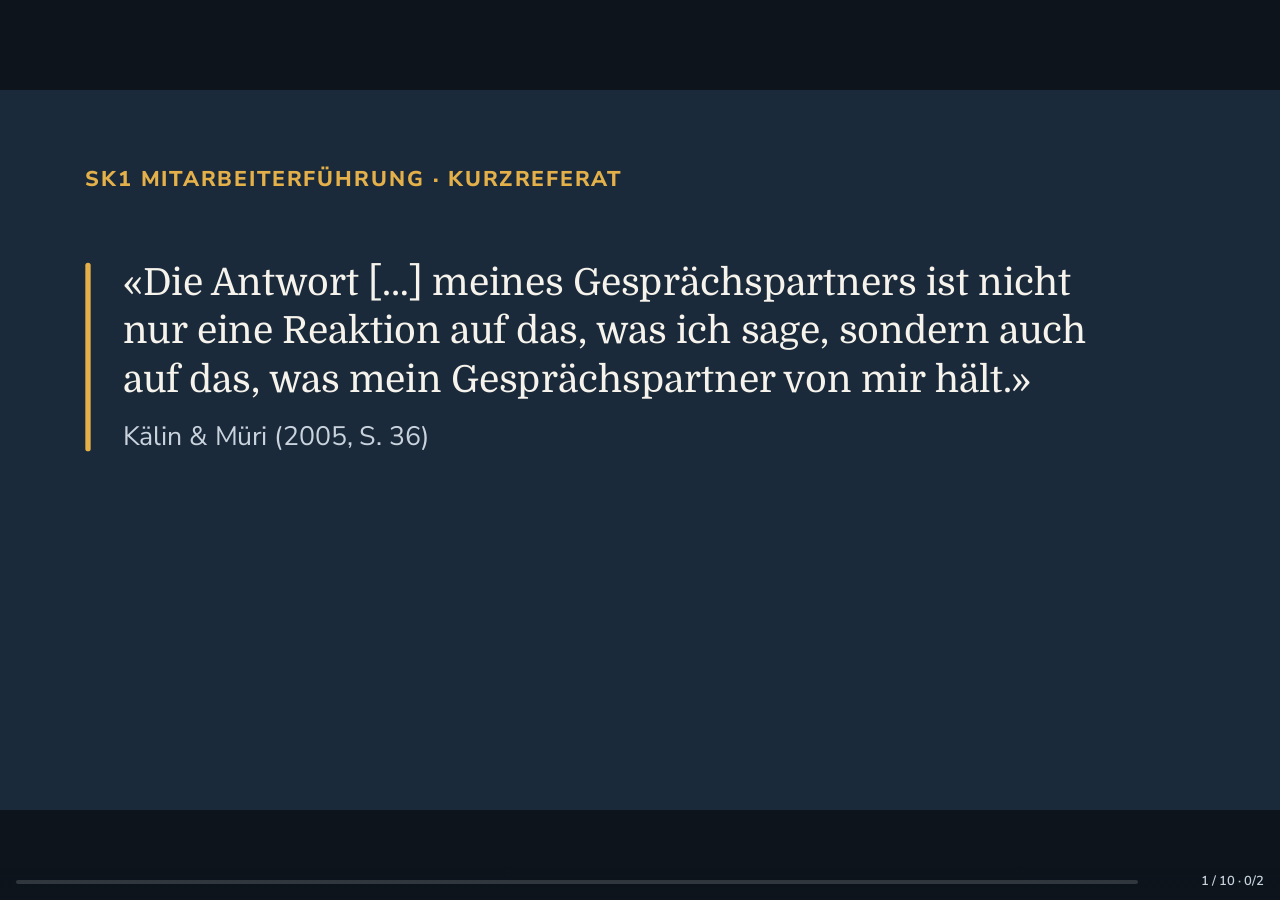
<file: index.html>
<!doctype html>
<html lang="de-CH">
<head>
<meta charset="utf-8">
<meta name="viewport" content="width=device-width, initial-scale=1">
<title>Transaktionsanalyse: Bewegungsdesign</title>
<meta name="description" content="Animiertes Kurzreferat Transaktionsanalyse (SK1 Mitarbeiterführung, PVA 3).">
<link rel="preconnect" href="https://fonts.googleapis.com">
<link rel="preconnect" href="https://fonts.gstatic.com" crossorigin>
<link rel="stylesheet" href="https://fonts.googleapis.com/css2?family=Domine:wght@400..700&amp;family=Nunito+Sans:ital,wght@0,400..800;1,400..800&amp;display=swap">
<link rel="stylesheet" href="assets/css/tokens.css">
<link rel="stylesheet" href="assets/css/deck.css">
<link rel="stylesheet" href="assets/css/motion.css">
<link rel="stylesheet" href="assets/css/slides.css">
</head>
<body>
<div class="viewport">
<main class="stage" id="stage" aria-roledescription="Präsentation">

<!-- ======================================================================
     1 · Titel. Primacy: erst das Zitat, dann das Thema
     ====================================================================== -->
<section class="slide theme-dark s-title" data-label="Transaktionsanalyse" data-time="0:00-0:30">
  <p class="eyebrow" data-anim="fade" data-cue="Zitat langsam vorlesen">SK1 Mitarbeiterführung · Kurzreferat</p>
  <figure class="quote">
    <span class="quote-bar" data-anim="line-y"></span>
    <blockquote data-anim="rise" data-delay="200">«Die Antwort […] meines Gesprächspartners ist nicht nur eine Reaktion auf das, was ich sage, <span data-step="1" data-anim="marker" data-cue="«Genau darum geht es heute.»">sondern auch auf das, was mein Gesprächspartner von mir hält.</span>»</blockquote>
    <figcaption data-anim="fade" data-delay="700">Kälin &amp; Müri (2005, S. 36)</figcaption>
  </figure>
  <div class="title-block" data-step="2" data-cue="«Mein Name ist Sandro Kempf …»">
    <h1 data-anim="rise">Transaktionsanalyse</h1>
    <p class="subtitle" data-anim="rise" data-i="1">Warum Gespräche <span class="kipp" data-fx="tip" data-fx-delay="900">kippen</span> und wie man sie zurückholt</p>
  </div>
  <p class="byline" data-step="2" data-anim="fade" data-i="3">Sandro Kempf · PVA 3 · 26. Oktober 2026</p>
  <aside class="notes">
    <p>[0:00–0:30] PRIMACY: Keine Begrüssungsfloskel. Kamera an, Blick in die Kamera, das Zitat langsam vorlesen. Zwei Sekunden Pause.</p>
    <p>«Kälin und Müri schreiben: Die Antwort meines Gegenübers ist nicht nur eine Reaktion auf das, was ich sage, sondern auch auf das, was er von mir hält. <b>[Klick]</b> Genau darum geht es heute. <b>[Klick]</b> Mein Name ist Sandro Kempf, und ich zeige euch, warum Gespräche kippen und wie man sie zurückholt.»</p>
    <p>Technik: Präsentation in Teams im Modus «Standout» (Referent vor den Folien) teilen, damit Gesicht und später die Karten sichtbar sind. Karten EL / ER / K griffbereit neben der Tastatur.</p>
  </aside>
</section>

<!-- ======================================================================
     2 · Szene: Chat-Dialog, dann Teams-Reaktion
     ====================================================================== -->
<section class="slide theme-light s-scene" data-label="Kennt ihr das?" data-time="0:30-1:10">
  <h2 class="title" data-anim="rise">Kennt ihr das?</h2>
  <div class="chat">
    <div class="msg msg--left" data-step="1" data-anim="from-left" data-cue="Sachlich: Frage der Teamleiterin">
      <span class="msg-who who--er">Teamleiterin</span>
      <p class="bubble bubble--er">«Bis wann ist der Bericht fertig?»</p>
    </div>
    <div class="msg msg--right" data-step="2" data-cue="Gereizt: Antwort des Mitarbeiters">
      <span class="typing" data-fx="typing" aria-hidden="true"><i></i><i></i><i></i></span>
      <span class="msg-who who--el" data-anim="fade" data-delay="750">Mitarbeiter</span>
      <p class="bubble bubble--el" data-anim="pop" data-delay="750" data-fx="shake" data-fx-delay="1500">«Immer dieser Druck. Mach's doch selbst!»</p>
    </div>
    <p class="prompt" data-step="3" data-anim="pop" data-cue="Daumen hoch in Teams">
      <!-- Icon: Lucide «thumbs-up», ISC-Lizenz (lucide.dev) -->
      <svg class="thumb" data-fx="wobble" data-fx-delay="700" viewBox="0 0 24 24" fill="none" stroke="currentColor" stroke-width="2" stroke-linecap="round" stroke-linejoin="round" aria-hidden="true"><path d="M7 10v12"/><path d="M15 5.88 14 10h5.83a2 2 0 0 1 1.92 2.56l-2.33 8A2 2 0 0 1 17.5 22H4a2 2 0 0 1-2-2v-8a2 2 0 0 1 2-2h2.76a2 2 0 0 0 1.79-1.11L12 2a3.13 3.13 0 0 1 3 3.88Z"/></svg>
      Daumen hoch in Teams, wenn ihr das kennt.
    </p>
  </div>
  <aside class="notes">
    <p>[0:30–1:10] Szene mit zwei Stimmen sprechen: sachlich die Frage <b>[Klick]</b>, gereizt die Antwort <b>[Klick]</b>.</p>
    <p>Dann <b>[Klick]</b>: «Reagiert kurz in Teams mit Daumen hoch, wenn ihr so etwas schon erlebt habt.» 3–5 Sekunden warten, Reaktionen laut kommentieren: «Einige Daumen, ihr seid nicht allein. Dahinter steckt meist kein böser Wille, sondern ein Muster. Und Muster kann man erkennen.»</p>
    <p>Falls kaum Reaktionen: «Dann habt ihr es vielleicht nur noch nicht bemerkt. Nach diesen zehn Minuten schon.»</p>
  </aside>
</section>

<!-- ======================================================================
     3 · ARA: Ziel, Relevanz, Agenda (Agenda morpht in den Kapitel-Tracker)
     ====================================================================== -->
<section class="slide theme-light s-ara" data-label="Warum Gespräche kippen: in drei Schritten" data-time="1:10-1:35">
  <h2 class="title" data-anim="rise">Warum Gespräche kippen: in drei Schritten</h2>
  <div class="ara">
    <div class="ara-left">
      <div class="ara-block" data-step="1" data-anim="rise" data-cue="Absicht">
        <h3 class="kicker">Ziel</h3>
        <p>Transaktionen erkennen, einordnen, bewusst steuern.</p>
      </div>
      <div class="ara-block" data-step="2" data-anim="rise" data-cue="Relevanz">
        <h3 class="kicker">Warum für euch?</h3>
        <p>Wer führt, wird oft ins Eltern-Ich eingeladen und antwortet dort.</p>
      </div>
    </div>
    <ol class="agenda" data-step="3" data-cue="Agenda">
      <li data-anim="rise" data-i="0"><span class="agenda-rule" data-anim="line-x" data-i="0"></span><b data-morph="ag1-num">1</b><span data-morph="ag1-label">Drei Ich-Zustände</span></li>
      <li data-anim="rise" data-i="1"><span class="agenda-rule" data-anim="line-x" data-i="1"></span><b data-morph="ag2-num">2</b><span data-morph="ag2-label">Drei Transaktionsarten</span></li>
      <li data-anim="rise" data-i="2"><span class="agenda-rule" data-anim="line-x" data-i="2"></span><b data-morph="ag3-num">3</b><span data-morph="ag3-label">Gespräche zurückholen</span><span class="agenda-rule agenda-rule--end" data-anim="line-x" data-i="3"></span></li>
    </ol>
  </div>
  <footer class="foot">Transaktionsanalyse · 3</footer>
  <aside class="notes">
    <p>[1:10–1:35] ARA nach Dall: kurz, nicht vorlesen.</p>
    <p><b>[Klick] Absicht:</b> «Nach diesen zehn Minuten könnt ihr erkennen, was in einem Gespräch passiert, und bewusst gegensteuern.»</p>
    <p><b>[Klick] Relevanz:</b> «Das betrifft euch als künftige Führungskräfte direkt: Wer führt, wird ständig ins Eltern-Ich eingeladen: durch Rechtfertigungen, Trotz, Anpassung. Und antwortet oft genau dort.» (Beleg folgt auf Folie 9.)</p>
    <p><b>[Klick] Agenda:</b> «Zuerst die Ich-Zustände, dann die drei Transaktionsarten, und am Schluss lösen wir die Szene auf.» Beim Weiterklicken wandert die Agenda als Kapitelleiste nach oben.</p>
  </aside>
</section>

<!-- ======================================================================
     4 · Drei Ich-Zustände. Die Kreise wandern danach in die zwei Personen
     ====================================================================== -->
<section class="slide theme-light s-states" data-label="Drei Ich-Zustände: jeder hat alle drei" data-time="1:35-2:45" data-chapter="1">
  <nav class="tracker"></nav>
  <h2 class="title" data-anim="rise">Drei Ich-Zustände: jeder hat alle drei</h2>
  <div class="states">
    <div class="state" data-step="1" data-cue="Eltern-Ich: gelernt">
      <div class="ego ego--el ego--xl" data-anim="pop" data-morph="ego-el">EL</div>
      <h3 data-anim="rise" data-i="1">Eltern-Ich</h3>
      <p class="state-key key--el" data-anim="rise" data-i="2">gelernt</p>
      <p class="state-sub" data-anim="rise" data-i="3">kritisch · stützend</p>
    </div>
    <div class="state" data-step="2" data-cue="Erwachsenen-Ich: gedacht">
      <div class="ego ego--er ego--xl" data-anim="pop" data-morph="ego-er">ER</div>
      <h3 data-anim="rise" data-i="1">Erwachsenen-Ich</h3>
      <p class="state-key key--er" data-anim="rise" data-i="2">gedacht</p>
      <p class="state-sub" data-anim="rise" data-i="3">sachlich · prüfend</p>
    </div>
    <div class="state" data-step="3" data-cue="Kind-Ich: gefühlt">
      <div class="ego ego--k ego--xl" data-anim="pop" data-morph="ego-k">K</div>
      <h3 data-anim="rise" data-i="1">Kind-Ich</h3>
      <p class="state-key key--k" data-anim="rise" data-i="2">gefühlt</p>
      <p class="state-sub" data-anim="rise" data-i="3">natürlich · angepasst</p>
    </div>
  </div>
  <p class="formula" data-step="4" data-anim="wipe" data-cue="Überleitung: Transaktion"><b>Transaktion</b> = Reiz + Antwort, jeweils aus einem Ich-Zustand</p>
  <footer class="foot">Kälin &amp; Müri (2005, S. 36–40); Huber, Begleitskript Kommunikation SK1 · 4</footer>
  <aside class="notes">
    <p>[1:35–2:45] Eric Berne hat die TA in den 1950er-Jahren entwickelt. Kälin &amp; Müri beschreiben die drei Ich-Zustände als Lebenskonzepte:</p>
    <p><b>[Klick] Eltern-Ich = gelernt:</b> Normen und Werte von Bezugspersonen. Zwei Seiten: kritisch («müssen», «immer», «nie») und stützend (hilft, tröstet, kann aber abhängig machen).</p>
    <p><b>[Klick] Erwachsenen-Ich = gedacht:</b> sammelt Informationen, fragt «wer, was, wann, wie», entscheidet sachlich im Hier und Jetzt.</p>
    <p><b>[Klick] Kind-Ich = gefühlt:</b> natürlich (spontan, begeistert) oder angepasst (gehorcht, zieht sich zurück; laut Huber auch trotzig, rebellisch).</p>
    <p>Kernbotschaft: Es gibt keine guten oder schlechten Ich-Zustände (Kälin &amp; Müri, S. 39). Entscheidend ist, welcher gerade aktiv ist. Bezug: Genau das habt ihr im Egogramm ausgewertet.</p>
    <p><b>[Klick]</b> Überleitung zum Balken: «Wenn zwei Menschen reden, sendet ein Ich-Zustand einen Reiz, und ein Ich-Zustand antwortet. Das ist eine Transaktion. Und davon gibt es drei Arten.» Beim Weiterklicken teilen sich die drei Kreise auf zwei Personen auf.</p>
  </aside>
</section>

<!-- ======================================================================
     5 · Parallel: Pfeile laufen parallel und «fliessen» weiter
     ====================================================================== -->
<section class="slide theme-light s-tx s-parallel" data-label="Parallel: Die Antwort passt" data-time="2:45-3:45" data-chapter="2" data-sub="1/3">
  <nav class="tracker"></nav>
  <h2 class="title" data-anim="rise">Parallel: Die Antwort passt</h2>
  <div class="tx">
    <div class="tx-left">
      <div class="diagram">
        <span class="who" data-side="L" data-morph="who-l">Teamleiterin</span>
        <span class="who" data-side="R" data-morph="who-r">Mitarbeiter</span>
        <div class="ego ego--el" data-node="L.EL" data-morph="ego-el-l ego-el">EL</div>
        <div class="ego ego--er" data-node="L.ER" data-morph="ego-er-l ego-er" data-mod="1-1:is-sending" data-fx="pulse" data-fx-step="2" data-fx-delay="850">ER</div>
        <div class="ego ego--k" data-node="L.K" data-morph="ego-k-l ego-k">K</div>
        <div class="ego ego--el" data-node="R.EL" data-morph="ego-el-r ego-el">EL</div>
        <div class="ego ego--er" data-node="R.ER" data-morph="ego-er-r ego-er" data-mod="2-2:is-sending" data-fx="pulse" data-fx-step="1" data-fx-delay="850">ER</div>
        <div class="ego ego--k" data-node="R.K" data-morph="ego-k-r ego-k">K</div>
        <svg class="arrows" aria-hidden="true">
          <g class="arrow arrow--reiz" data-from="L.ER" data-to="R.ER" data-offset="-18" data-step="1" data-anim="draw" data-mod="3:is-flowing"></g>
          <g class="arrow arrow--antwort" data-from="R.ER" data-to="L.ER" data-offset="-18" data-step="2" data-anim="draw" data-mod="3:is-flowing"></g>
        </svg>
      </div>
      <p class="legend"><span class="lg lg--reiz">Reiz</span><span class="lg lg--antwort">Antwort</span></p>
    </div>
    <div class="tx-right">
      <p class="say say--er" data-step="1" data-anim="rise" data-cue="Reiz ER → ER">«Bis wann brauchst du die Zahlen?»</p>
      <p class="say say--er" data-step="2" data-anim="rise" data-cue="Antwort ER → ER">«Bis Mittwoch, dann prüfe ich sie noch.»</p>
      <p class="rule" data-step="3" data-anim="rise" data-cue="Regel 1: Pfeile fliessen weiter"><b>Regel 1:</b> Solange Transaktionen parallel laufen, kann das Gespräch beliebig weitergehen.</p>
    </div>
  </div>
  <footer class="foot">Berne (1964); Stewart &amp; Joines (2023) · 5</footer>
  <aside class="notes">
    <p>[2:45–3:45] Definition: Bei einer parallelen (auch: komplementären) Transaktion kommt die Antwort aus dem Ich-Zustand, der angesprochen wurde, und geht zurück an den, der gesendet hat. Die Pfeile laufen parallel.</p>
    <p><b>[Klick]</b> Beispiel: Die Teamleiterin fragt sachlich aus dem Erwachsenen-Ich, <b>[Klick]</b> der Mitarbeiter antwortet sachlich aus dem Erwachsenen-Ich.</p>
    <p><b>[Klick]</b> Bernes erste Kommunikationsregel: Solange Transaktionen parallel sind, kann die Kommunikation im Prinzip unbegrenzt weitergehen. (Die Pfeile «fliessen» jetzt weiter.)</p>
    <p>Differenzierung (zeigt Tiefe): Parallel heisst nicht automatisch gut. Fall Berger aus dem Unterricht: Der Chef spricht aus dem kritischen Eltern-Ich, die Mitarbeitenden passen sich aus dem Kind-Ich an. Das läuft reibungslos, kostet aber Eigenverantwortung und Motivation.</p>
  </aside>
</section>

<!-- ======================================================================
     6 · Gekreuzt: Funke am Kreuzungspunkt, dann kippt das Diagramm
     ====================================================================== -->
<section class="slide theme-light s-tx s-crossed" data-label="Gekreuzt: Das Gespräch kippt" data-time="3:45-4:45" data-chapter="2" data-sub="2/3">
  <nav class="tracker"></nav>
  <h2 class="title" data-anim="rise">Gekreuzt: Das Gespräch <span class="kipp" data-fx="tip" data-fx-step="3">kippt</span></h2>
  <div class="tx">
    <div class="tx-left">
      <div class="diagram" data-mod="3:is-tilted">
        <span class="who" data-side="L" data-morph="who-l">Teamleiterin</span>
        <span class="who" data-side="R" data-morph="who-r">Mitarbeiter</span>
        <div class="ego ego--el" data-node="L.EL" data-morph="ego-el-l ego-el" data-fx="pulse" data-fx-step="2" data-fx-delay="850">EL</div>
        <div class="ego ego--er" data-node="L.ER" data-morph="ego-er-l ego-er" data-mod="1-1:is-sending">ER</div>
        <div class="ego ego--k" data-node="L.K" data-morph="ego-k-l ego-k">K</div>
        <div class="ego ego--el" data-node="R.EL" data-morph="ego-el-r ego-el">EL</div>
        <div class="ego ego--er" data-node="R.ER" data-morph="ego-er-r ego-er" data-fx="pulse" data-fx-step="1" data-fx-delay="850">ER</div>
        <div class="ego ego--k" data-node="R.K" data-morph="ego-k-r ego-k" data-mod="2-2:is-sending">K</div>
        <svg class="arrows" aria-hidden="true">
          <g class="arrow arrow--reiz" data-from="L.ER" data-to="R.ER" data-step="1" data-anim="draw"></g>
          <g class="arrow arrow--antwort" data-from="R.K" data-to="L.EL" data-step="2" data-anim="draw"></g>
        </svg>
        <span class="spark" data-fx="spark" data-fx-step="2" data-fx-delay="470" aria-hidden="true"><i></i><i></i></span>
      </div>
      <p class="legend"><span class="lg lg--reiz">Reiz</span><span class="lg lg--antwort">Antwort</span></p>
    </div>
    <div class="tx-right">
      <p class="say say--er" data-step="1" data-anim="rise" data-cue="Reiz ER → ER (Szene vom Anfang)">«Bis wann ist der Bericht fertig?»</p>
      <p class="say say--k" data-step="2" data-anim="rise" data-mod="3:is-tilted-sm" data-cue="Antwort K → EL, Pfeile kreuzen">«Immer dieser Druck. Mach's doch selbst!»</p>
      <p class="rule" data-step="3" data-anim="rise" data-cue="Regel 2: Gespräch kippt"><b>Regel 2:</b> Kreuzen sich die Pfeile, kippt das Gespräch, bis jemand den Ich-Zustand wechselt.</p>
    </div>
  </div>
  <footer class="foot">Berne (1964); Stewart &amp; Joines (2023) · 6</footer>
  <aside class="notes">
    <p>[3:45–4:45] Das ist die Szene vom Anfang. <b>[Klick]</b> Die Teamleiterin fragt sachlich aus dem Erwachsenen-Ich an das Erwachsenen-Ich.</p>
    <p><b>[Klick]</b> Die Antwort kommt aber aus dem Kind-Ich (trotzig) und richtet sich an ein Eltern-Ich. Der Mitarbeiter hört einen Vorwurf, der so nie gesagt wurde. Die Pfeile kreuzen sich.</p>
    <p><b>[Klick]</b> Bernes zweite Regel: Bei einer gekreuzten Transaktion bricht die Kommunikation ab oder nimmt eine neue Richtung, bis mindestens eine Person den Ich-Zustand wechselt. (Das Diagramm kippt.)</p>
    <p>Ausblick: Kreuzen ist nicht nur ein Problem. Man kann auch bewusst kreuzen, um aus einem festgefahrenen Muster auszusteigen. Das zeige ich gleich bei der Auflösung.</p>
  </aside>
</section>

<!-- ======================================================================
     7 · Verdeckt: gestrichelte Ebene «unter» der sichtbaren
     ====================================================================== -->
<section class="slide theme-light s-tx s-ulterior" data-label="Verdeckt: Gesagt ist nicht gemeint" data-time="4:45-5:45" data-chapter="2" data-sub="3/3">
  <nav class="tracker"></nav>
  <h2 class="title" data-anim="rise">Verdeckt: Gesagt ist nicht gemeint</h2>
  <div class="tx">
    <div class="tx-left">
      <div class="diagram">
        <span class="who" data-side="L" data-morph="who-l">Teamleiterin</span>
        <span class="who" data-side="R" data-morph="who-r">Mitarbeiter</span>
        <div class="ego ego--el" data-node="L.EL" data-morph="ego-el-l ego-el" data-mod="2-2:is-sending" data-fx="pulse" data-fx-step="3" data-fx-delay="850">EL</div>
        <div class="ego ego--er" data-node="L.ER" data-morph="ego-er-l ego-er" data-mod="1-1:is-sending">ER</div>
        <div class="ego ego--k" data-node="L.K" data-morph="ego-k-l ego-k">K</div>
        <div class="ego ego--el" data-node="R.EL" data-morph="ego-el-r ego-el">EL</div>
        <div class="ego ego--er" data-node="R.ER" data-morph="ego-er-r ego-er" data-fx="pulse" data-fx-step="1" data-fx-delay="850">ER</div>
        <div class="ego ego--k" data-node="R.K" data-morph="ego-k-r ego-k" data-mod="3-3:is-sending" data-fx="pulse" data-fx-step="2" data-fx-delay="850">K</div>
        <svg class="arrows" aria-hidden="true">
          <g class="arrow arrow--reiz" data-from="L.ER" data-to="R.ER" data-step="1" data-anim="draw" data-mod="4:is-dimmed"></g>
          <g class="arrow arrow--antwort" data-from="L.EL" data-to="R.K" data-offset="-14" data-dashed data-step="2" data-anim="draw"></g>
          <g class="arrow arrow--antwort" data-from="R.K" data-to="L.EL" data-offset="-14" data-dashed data-step="3" data-anim="draw"></g>
        </svg>
      </div>
      <p class="legend"><span class="lg lg--said">gesagt</span><span class="lg lg--meant">gemeint</span></p>
    </div>
    <div class="tx-right">
      <p class="say say--er" data-step="1" data-anim="rise" data-mod="4:is-dimmed" data-cue="Gesagt: neutral sprechen"><b>Gesagt:</b> «Der Bericht ist ja wirklich sehr ausführlich.»</p>
      <p class="say say--meant" data-step="2" data-anim="wipe-down" data-cue="Gemeint: ironisch sprechen"><b>Gemeint:</b> «Viel zu lang!»</p>
      <p class="reaction" data-step="3" data-anim="rise" data-cue="Reaktion aus dem K">Reaktion aus dem K: gekränkt oder trotzig</p>
      <p class="rule" data-step="4" data-anim="rise" data-cue="Regel 3: gesagte Ebene tritt zurück"><b>Regel 3:</b> Über das Ergebnis entscheidet die gemeinte, psychologische Ebene.</p>
    </div>
  </div>
  <footer class="foot">Berne (1964); Stewart &amp; Joines (2023); Heller (o. J.) · 7</footer>
  <aside class="notes">
    <p>[4:45–5:45] Die schwierigste Form: Zwei Botschaften laufen gleichzeitig. Den Satz einmal neutral und einmal ironisch sprechen. Der Tonfall verrät die psychologische Ebene.</p>
    <p><b>[Klick] Sozial</b> (durchgezogen): ein sachliches Kompliment, Erwachsenen-Ich an Erwachsenen-Ich.</p>
    <p><b>[Klick] Psychologisch</b> (gestrichelt): Kritik aus dem Eltern-Ich an das Kind-Ich, <b>[Klick]</b> und der Mitarbeiter reagiert genau darauf, aus dem Kind-Ich: gekränkt oder trotzig.</p>
    <p><b>[Klick]</b> Bernes dritte Regel: Das Verhalten wird auf der psychologischen Ebene entschieden, nicht auf der sozialen. Der Mitarbeiter fühlt sich kritisiert, obwohl «nichts Schlimmes» gesagt wurde. (Die gesagte Ebene tritt zurück.)</p>
    <p>Folge: Bleibt das unausgesprochen, entstehen «Spiele» im Sinne von Berne: wiederkehrende Muster, bei denen am Ende beide unzufrieden sind. Gegenmittel: das Gemeinte offen ansprechen, z. B. mit einer Ich-Botschaft.</p>
  </aside>
</section>

<!-- ======================================================================
     8 · Wie antworte ich? Kamera-Moment mit den physischen Karten
     ====================================================================== -->
<section class="slide theme-light s-answer" data-label="Wie antworte ich?" data-time="5:45-7:00" data-chapter="3">
  <nav class="tracker"></nav>
  <h2 class="title" data-anim="rise">Wie antworte ich?</h2>
  <div class="incoming">
    <p class="incoming-quote" data-anim="rise" data-i="1">«Immer dieser Druck. Mach's doch selbst!»</p>
    <span class="tag tag--k" data-step="2" data-anim="stamp" data-cue="GELBE K-Karte hochhalten">aus dem K</span>
  </div>
  <div class="answers">
    <p class="cue-chip" data-step="1-2" data-anim="pop" data-cue="«Aus welchem Ich kommt das?», dann 2 s Pause">Aus welchem Ich kommt das?</p>
    <article class="answer answer--el" data-step="3" data-anim="flip" data-mod="6:is-muted" data-cue="TERRAKOTTA EL-Karte">
      <p class="answer-from">aus dem EL</p>
      <p class="answer-text">«So redest du nicht mit mir!»</p>
      <p class="answer-result">→ Machtkampf</p>
    </article>
    <article class="answer answer--k" data-step="4" data-anim="flip" data-mod="6:is-muted" data-cue="GELBE K-Karte">
      <p class="answer-from">aus dem K</p>
      <p class="answer-text">«Sorry, war nicht so gemeint.»</p>
      <p class="answer-result">→ Rückzug</p>
    </article>
    <article class="answer answer--er" data-step="5" data-anim="flip" data-mod="6:is-lifted" data-cue="BLAUE ER-Karte (länger halten)">
      <p class="answer-from">aus dem ER</p>
      <p class="answer-text">«Was brauchst du, damit es bis Freitag klappt?»</p>
      <p class="answer-result">→ zurück zur Sache</p>
    </article>
    <span class="answers-focus" data-step="6" data-cue="Merksatz: «Ich muss das Spiel nicht mitspielen.»"></span>
  </div>
  <footer class="foot">vgl. Kälin &amp; Müri (2005, S. 40–41) · 8</footer>
  <aside class="notes">
    <p>[5:45–7:00] MEDIENBRUCH MIT KARTEN: Standout-Modus, Kamera gross. Optional <b>B</b> drücken (Folie schwarz), solange die Karten in der Kamera sind.</p>
    <p>1. Antwort des Mitarbeiters zitieren: «Immer dieser Druck. Mach's doch selbst!» <b>[Klick]</b> «Aus welchem Ich kommt das?» 2 Sekunden Pause, dann GELBE K-Karte hochhalten <b>[Klick]</b>.</p>
    <p>2. «Und wie antworte ich jetzt?» <b>[Klick]</b> TERRAKOTTA EL-Karte: «So redest du nicht mit mir!» Technisch sogar parallel (EL antwortet auf K), deshalb geht es weiter, aber als Machtkampf. Parallel ist nicht automatisch gut.</p>
    <p><b>[Klick]</b> GELBE K-Karte: «Sorry, war nicht so gemeint.» Konflikt vermieden, aber der Termin ist nicht geklärt: Rückzug.</p>
    <p><b>[Klick]</b> BLAUE ER-Karte (länger halten): «Was brauchst du, damit es bis Freitag klappt?» Ich nehme die Eltern-Rolle nicht an, die mir angeboten wird, sondern kreuze bewusst zurück ins Erwachsenen-Ich. Das lädt das Gegenüber ein, ebenfalls zu wechseln: Regel 2 in Aktion.</p>
    <p><b>[Klick]</b> Beleg: Kälin &amp; Müri zeigen dasselbe Muster (Mitarbeiter findet eine Unterlage nicht): Reaktionen aus EL und K lösen das Problem kaum, die Reaktion aus dem ER schon. Merksatz: «Ich muss das Spiel nicht mitspielen, das mir angeboten wird.»</p>
  </aside>
</section>

<!-- ======================================================================
     9 · Ist die TA noch aktuell? Egogramm baut sich auf, Kritik wird markiert
     ====================================================================== -->
<section class="slide theme-light s-ego" data-label="Ist die TA noch aktuell?" data-time="7:00-8:15">
  <h2 class="title" data-anim="rise">Ist die TA noch aktuell?</h2>
  <div class="ego-legend">
    <span class="lg-item" data-anim="fade" data-i="1"><i class="sw sw--now"></i>Egogramm Führungskräfte (Ø)</span>
    <span class="lg-item" data-step="2" data-anim="fade"><i class="sw sw--wish"></i>Wunschbild</span>
  </div>
  <div class="chart" role="img" aria-label="Egogramm: Führungskräfte im Vergleich zum Wunschbild (Skala 0–100)">
    <div class="avg" data-step="2">
      <span class="avg-line" data-anim="line-x" data-delay="300"></span>
      <span class="avg-label" data-anim="fade" data-delay="700">Ø 50</span>
    </div>
    <div class="bar-group">
      <span class="bar bar--now" style="--v:57" data-step="1" data-anim="grow" data-i="0" data-cue="Ist-Werte Führungskräfte"></span>
      <span class="bar bar--wish" style="--v:40" data-step="2" data-anim="grow" data-i="0" data-cue="Wunschbild · Ø 50"></span>
      <span class="delta" style="--v:57" data-step="3" data-anim="pop" data-cue="Lücken: krit. EL zu hoch, natürl. K zu tief">≈ +17</span>
    </div>
    <div class="bar-group" data-mod="3:is-dimmed">
      <span class="bar bar--now" style="--v:73" data-step="1" data-anim="grow" data-i="1"></span>
      <span class="bar bar--wish" style="--v:63" data-step="2" data-anim="grow" data-i="1"></span>
    </div>
    <div class="bar-group" data-mod="3:is-dimmed">
      <span class="bar bar--now" style="--v:78" data-step="1" data-anim="grow" data-i="2"></span>
      <span class="bar bar--wish" style="--v:78" data-step="2" data-anim="grow" data-i="2"></span>
    </div>
    <div class="bar-group">
      <span class="bar bar--now" style="--v:47" data-step="1" data-anim="grow" data-i="3"></span>
      <span class="bar bar--wish" style="--v:65" data-step="2" data-anim="grow" data-i="3"></span>
      <span class="delta" style="--v:65" data-step="3" data-anim="pop" data-i="1">≈ −18</span>
    </div>
    <div class="bar-group" data-mod="3:is-dimmed">
      <span class="bar bar--now" style="--v:25" data-step="1" data-anim="grow" data-i="4"></span>
      <span class="bar bar--wish" style="--v:37" data-step="2" data-anim="grow" data-i="4"></span>
    </div>
  </div>
  <div class="chart-labels">
    <span class="key--el">krit. EL</span>
    <span class="key--el" data-mod="3:is-dimmed">stütz. EL</span>
    <span class="key--er" data-mod="3:is-dimmed">ER</span>
    <span class="key--k">natürl. K</span>
    <span class="key--k" data-mod="3:is-dimmed">angep. K</span>
  </div>
  <p class="takeaway" data-step="3" data-anim="rise" data-delay="300">Führungskräfte: kritischer, weniger spontan als gewünscht.</p>
  <p class="study" data-step="4" data-anim="rise" data-cue="Studie 2024">2024: Erwachsenen-Ich hängt mit Commitment zusammen (β = .375, n = 754), <span data-step="5" data-anim="marker" data-cue="Kritisch einordnen: Selbstauskunft, Querschnitt">aber Selbstauskunft, Querschnitt.</span></p>
  <footer class="foot">Kälin &amp; Müri (2005, S. 57–59): N = 4280 (1994), Skala 0–100, Werte aus Grafik abgelesen (± 3); Rahiman &amp; Kodikal (2024) · 9</footer>
  <aside class="notes">
    <p>[7:00–8:15] Beantwortet die naheliegende Frage nach der Aktualität älterer Theorien, bevor sie kommt.</p>
    <p><b>[Klick]</b> Grafik (Kälin &amp; Müri): Egogramm von 4280 Führungskräften (1994) <b>[Klick]</b> im Vergleich zu dem Bild, das sich Führungskräfte und Mitarbeitende wünschen.</p>
    <p><b>[Klick]</b> Kritisches Eltern-Ich ≈ 57 statt gewünscht ≈ 40, natürliches Kind-Ich ≈ 47 statt ≈ 65. Das Erwachsenen-Ich liegt bereits hoch (≈ 78). Also: mehr Kritik und weniger Spontaneität, als allen lieb ist. Das ist der Nährboden für gekreuzte Transaktionen. Hinweis: Werte aus der Grafik abgelesen; Daten von 1994.</p>
    <p><b>[Klick]</b> Neuere Forschung: Rahiman &amp; Kodikal (2024), begutachtet, 754 Bankangestellte in Indien. Das Erwachsenen-Ich hängt mit Commitment (β = .375) und selbst eingeschätzter Produktivität (β = .387) zusammen.</p>
    <p><b>[Klick]</b> Kritisch einordnen (erwartbare Methodik-Frage): Befragung zu einem Zeitpunkt → keine Ursache-Wirkung; alles Selbstauskunft aus demselben Fragebogen; Produktivität selbst eingeschätzt; Modell nachträglich angepasst; indischer Bankenkontext. Zudem Widerspruch im Artikel: «alle Hypothesen bestätigt», dabei wurden drei abgelehnt.</p>
    <p>Fazit: Die TA ist nicht widerlegt, sondern vor allem ein Praxis- und Reflexionsmodell. Für Therapie ist die Wirksamkeit gut belegt (Meta-Analyse Vos &amp; van Rijn, 2022, 41 Studien); für Führung gibt es erste, methodisch begrenzte Studien.</p>
  </aside>
</section>

<!-- ======================================================================
     10 · Abschluss (Recency): Zusammenfassung, Essenz, Appell, Fragen
     ====================================================================== -->
<section class="slide theme-dark s-close" data-label="Gespräche kippen selten am Inhalt, sondern am Ich-Zustand." data-time="8:15-9:00">
  <p class="summary" data-cue="Zusammenfassung">
    <span class="sum-item" data-anim="rise" data-i="0">
      <svg viewBox="0 0 72 44" aria-hidden="true"><path d="M6 14H58M50 7l9 7-9 7"/><path d="M66 30H14M22 23l-9 7 9 7"/></svg>
      Parallel läuft
    </span>
    <span class="sum-item" data-anim="rise" data-i="2">
      <svg viewBox="0 0 72 44" aria-hidden="true"><path d="M6 22H58M50 15l9 7-9 7"/><path d="M64 40 14 6M14 16l-2-11 11 1"/></svg>
      gekreuzt kippt
    </span>
    <span class="sum-item" data-anim="rise" data-i="4">
      <svg viewBox="0 0 72 44" aria-hidden="true"><path class="dash" d="M6 8 58 34"/><path d="M47 35l12-1-6-10"/></svg>
      verdeckt wirkt im Untergrund
    </span>
  </p>
  <h2 class="essence" data-step="1" data-anim="rise" data-cue="Essenz: Zitat vom Anfang">Gespräche <span class="kipp" data-fx="tip" data-fx-delay="800">kippen</span> selten am Inhalt, sondern am Ich-Zustand.</h2>
  <p class="appeal" data-step="2" data-anim="rise" data-cue="Appell">Erst erkennen, aus welchem Ich gesendet wird, dann bewusst aus dem Erwachsenen-Ich antworten.</p>
  <div class="closing" data-step="3" data-cue="Fragen? Optional Karten-Fächer in die Kamera">
    <p class="questions" data-anim="rise">Fragen?</p>
    <div class="fan" aria-hidden="true">
      <span class="mini-card mini-card--el" data-anim="fan" data-i="1" style="--r:-16deg">EL</span>
      <span class="mini-card mini-card--k" data-anim="fan" data-i="2" style="--r:16deg">K</span>
      <span class="mini-card mini-card--er" data-anim="fan" data-i="3" style="--r:0deg">ER</span>
    </div>
    <p class="byline" data-anim="fade" data-i="4">Sandro Kempf · SK1 · PVA 3</p>
  </div>
  <aside class="notes">
    <p>[8:15–9:00] RECENCY, EssA nach Dall: langsam, Blick in die Kamera. Rest: ca. 1 Minute Puffer.</p>
    <p>Zusammenfassung (Zeile oben): «Parallel läuft, gekreuzt kippt, verdeckt wirkt im Untergrund.»</p>
    <p><b>[Klick] Essenz:</b> «Erinnert euch an das Zitat vom Anfang: Die Antwort ist auch eine Reaktion darauf, was der andere von mir hält. Gespräche kippen selten am Inhalt, sondern am Ich-Zustand.»</p>
    <p><b>[Klick] Appell:</b> «Beim nächsten Mal: zuerst erkennen, aus welchem Ich gesendet wird, dann bewusst aus dem Erwachsenen-Ich antworten.»</p>
    <p><b>[Klick]</b> Optional: alle drei Karten als Fächer in die Kamera: «Jeder hat alle drei. Entscheidend ist, welche Karte ich ziehe.» «Vielen Dank, ich freue mich auf eure Fragen.»</p>
    <p><b>Kurzantworten für Q&amp;A:</b></p>
    <ul>
      <li>Unterschied zu Schulz von Thun? Er zerlegt EINE Nachricht in vier Seiten; die TA schaut auf die Ich-Zustände im Austausch. Wer mit dem Beziehungsohr hört, antwortet oft aus dem Kind-Ich.</li>
      <li>Ist das Eltern-Ich schlecht? Nein, es gibt keine guten oder schlechten Ich-Zustände (Kälin &amp; Müri, S. 39). Problematisch nur, wenn unpassend oder dauerhaft dominant.</li>
      <li>Immer aus dem ER? Nein. Ziel ist ein starkes ER, das wählt, welcher Ich-Zustand passt (Kälin &amp; Müri, S. 59).</li>
      <li>Woran erkenne ich Ich-Zustände online? Signalwörter: «müssen», «immer», «nie» (kritisches EL); «wer, was, wann» (ER); «toll» (natürliches K); dazu Tonfall, Tempo, Mimik. Im Zweifel nachfragen.</li>
      <li>Wenn das Gegenüber nicht wechselt? Ruhig im ER bleiben, Angebot wiederholen, ggf. vertagen.</li>
      <li>Noch aktuell / Methodik? Siehe Folie 9: nicht widerlegt; Therapie-Wirksamkeit belegt (Vos &amp; van Rijn, 2022); Führungsstudien mit Selbstauskunft und Querschnitt.</li>
      <li>Grundhaltungen? Ich bin o.k. / du bist o.k. als Idealposition; die anderen drei Positionen prägen, aus welchem Ich wir bevorzugt senden (Huber, Skript).</li>
    </ul>
  </aside>
</section>

<!-- ======================================================================
     11 · Quellen: Anhang, wird beim Präsentieren übersprungen
     ====================================================================== -->
<section class="slide theme-light s-sources" data-label="Quellen" data-hidden>
  <h2 class="title">Quellen</h2>
  <ul class="refs">
    <li>Berne, E. (1964). <i>Games people play: The psychology of human relationships.</i> Grove Press.</li>
    <li>Heller, M. (o. J.). <i>Transaktionen analysieren.</i> TA Schweiz. https://www.ta-schweiz.ch/was-ist-transaktionsanalyse/konzepte-der-transaktionsanalyse/transaktionen</li>
    <li>Huber, D. (o. J.). <i>Begleitskript Kommunikation</i> [Unterlagen Modul SK1]. FFHS.</li>
    <li>Kälin, K. &amp; Müri, P. (2005). <i>Sich und andere führen.</i> hep.</li>
    <li>Rahiman, H. U. &amp; Kodikal, R. (2024). Beneath the surface: Uncovering the relationship between ego states, organizational commitment, and productivity among Indian bankers. <i>Asia Pacific Management Review, 29</i>(2), 151–164. https://doi.org/10.1016/j.apmrv.2023.12.001</li>
    <li>Stewart, I. &amp; Joines, V. (2023). <i>Die Transaktionsanalyse: Eine Einführung in die TA</i> (W. Rautenberg, Übers.). Herder.</li>
    <li>Vos, J. &amp; van Rijn, B. (2022). The effectiveness of transactional analysis treatments and their predictors: A systematic literature review and explorative meta-analysis. <i>Journal of Humanistic Psychology, 66</i>(3), 637–673. https://doi.org/10.1177/00221678221117111</li>
  </ul>
  <footer class="foot">Beispieldialoge und Grafiken: eigene Darstellung · Anhang, wird nicht präsentiert</footer>
  <aside class="notes">
    <p>Anhang, nicht zeigen. Nur im hochgeladenen Dokument.</p>
    <p>Offen vor dem Upload: Seitenzahlen zu den Kommunikationsregeln bei Stewart &amp; Joines (2023) nachtragen; Bernes Regeln wenn möglich im Original (1964) prüfen. Bei Heller (o. J.) ggf. Abrufdatum ergänzen.</p>
  </aside>
</section>

<div class="morph-layer" id="morph-layer" aria-hidden="true"></div>
<div class="safezone" hidden>ca. Bereich der Referentin / des Referenten<br>im Teams-Modus «Standout»</div>
</main>
</div>

<div class="hud" aria-hidden="true">
  <div class="hud-bar"><div class="hud-fill"></div></div>
  <span class="hud-count"></span>
</div>
<div class="toast" role="status" aria-live="polite"></div>
<div class="blackout" aria-hidden="true"></div>

<div class="help" hidden>
  <div class="help-card" role="dialog" aria-label="Tastenkürzel">
    <h2>Steuerung</h2>
    <dl>
      <dt><kbd>→</kbd> <kbd>Leertaste</kbd> <kbd>Bild ↓</kbd> Klick</dt><dd>nächster Schritt</dd>
      <dt><kbd>←</kbd> <kbd>Bild ↑</kbd> Rechtsklick</dt><dd>vorheriger Schritt</dd>
      <dt><kbd>⇧</kbd> + <kbd>→</kbd> / <kbd>←</kbd></dt><dd>ganze Folie vor / zurück</dd>
      <dt><kbd>5</kbd> <kbd>Enter</kbd></dt><dd>zu Folie 5 springen</dd>
      <dt><kbd>P</kbd></dt><dd>Referentenansicht (Notizen, Timer, Vorschau)</dd>
      <dt><kbd>B</kbd> <kbd>.</kbd></dt><dd>Folie schwarz, Fokus auf Kamera/Karten</dd>
      <dt><kbd>F</kbd></dt><dd>Vollbild</dd>
      <dt><kbd>M</kbd></dt><dd>Bewegung: voll → reduziert → aus</dd>
      <dt><kbd>S</kbd></dt><dd>Teams-«Standout»-Bereich einblenden</dd>
      <dt><kbd>H</kbd> <kbd>?</kbd></dt><dd>diese Hilfe</dd>
    </dl>
    <p>Übersicht aller Folien im Endzustand: <code>index.html?print</code> · PDF: Drucken → «Als PDF sichern», Hintergrundgrafiken an.</p>
  </div>
</div>

<script src="assets/js/motion.js"></script>
<script src="assets/js/diagram.js"></script>
<script src="assets/js/deck.js"></script>
</body>
</html>
</file>
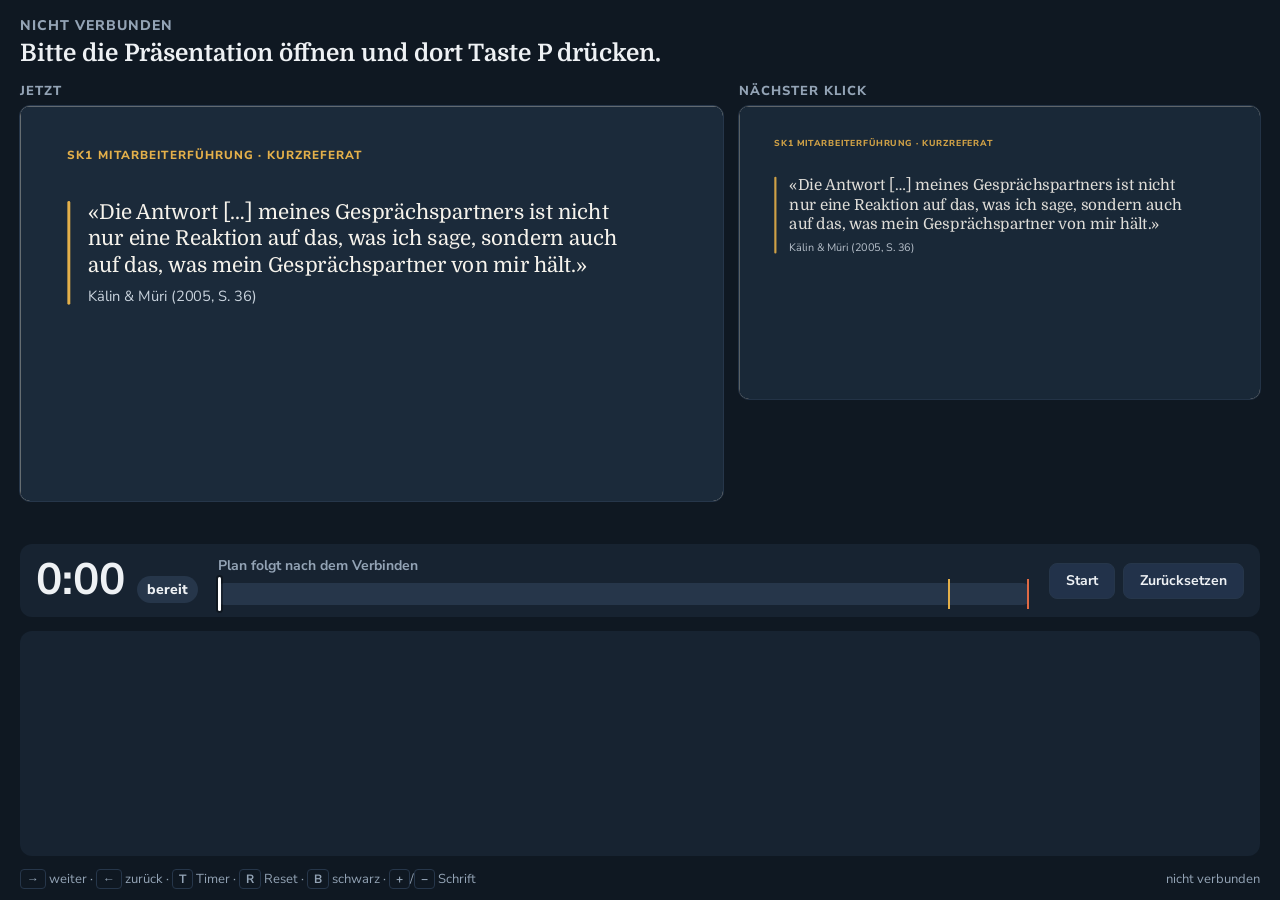
<file: presenter.html>
<!doctype html>
<html lang="de-CH">
<head>
<meta charset="utf-8">
<meta name="viewport" content="width=device-width, initial-scale=1">
<title>Referentenansicht: Transaktionsanalyse</title>
<link rel="preconnect" href="https://fonts.googleapis.com">
<link rel="preconnect" href="https://fonts.gstatic.com" crossorigin>
<link rel="stylesheet" href="https://fonts.googleapis.com/css2?family=Domine:wght@400..700&amp;family=Nunito+Sans:ital,wght@0,400..800;1,400..800&amp;display=swap">
<link rel="stylesheet" href="assets/css/tokens.css">
<link rel="stylesheet" href="assets/css/presenter.css">
</head>
<body>
<div class="p-shell">
  <header class="p-head">
    <div>
      <p class="p-kicker" id="p-position">Nicht verbunden</p>
      <h1 class="p-title" id="p-title">Warte auf die Präsentation …</h1>
    </div>
    <div class="p-steps" id="p-steps" aria-label="Schritte"></div>
  </header>

  <section class="p-previews">
    <figure class="p-preview">
      <figcaption>Jetzt</figcaption>
      <div class="p-frame"><iframe id="p-now" title="Aktueller Schritt" src="index.html?embed" tabindex="-1"></iframe></div>
      <p class="p-cue" id="p-cue-now"></p>
    </figure>
    <figure class="p-preview p-preview--next">
      <figcaption>Nächster Klick</figcaption>
      <div class="p-frame"><iframe id="p-next" title="Nächster Schritt" src="index.html?embed" tabindex="-1"></iframe></div>
      <p class="p-cue" id="p-cue-next"></p>
    </figure>
  </section>

  <section class="p-time" aria-label="Zeit">
    <div class="p-clock">
      <span class="p-elapsed" id="p-elapsed">0:00</span>
      <span class="p-status" id="p-status">bereit</span>
    </div>
    <div class="p-plan">
      <p class="p-plan-text" id="p-plan">Plan folgt nach dem Verbinden</p>
      <div class="p-timeline" id="p-timeline">
        <div class="p-segments" id="p-segments"></div>
        <span class="p-mark p-mark--target" style="left:90%" title="Ziel 9:00"></span>
        <span class="p-mark p-mark--limit" style="left:100%" title="Limit 10:00"></span>
        <span class="p-playhead" id="p-playhead"></span>
      </div>
    </div>
    <div class="p-buttons">
      <button type="button" id="p-toggle">Start</button>
      <button type="button" id="p-reset">Zurücksetzen</button>
    </div>
  </section>

  <section class="p-notes" aria-label="Notizen">
    <div class="p-notes-body" id="p-notes"></div>
  </section>

  <footer class="p-foot">
    <span><kbd>→</kbd> weiter · <kbd>←</kbd> zurück · <kbd>T</kbd> Timer · <kbd>R</kbd> Reset · <kbd>B</kbd> schwarz · <kbd>+</kbd>/<kbd>−</kbd> Schrift</span>
    <span id="p-link">nicht verbunden</span>
  </footer>
</div>
<script src="assets/js/presenter.js"></script>
</body>
</html>
</file>
<file: assets/css/tokens.css>
/* ==========================================================================
   Design-Tokens: Farben, Typografie, Bewegung
   Einzige Quelle für Werte. JS liest die Bewegungs-Tokens (--dur-*) hier aus.
   ========================================================================== */

:root {
  /* --- Grundfarben (aus dem bestehenden Deck übernommen) --- */
  --navy: #1b2a3a;
  --navy-2: #44505e;
  --ink-muted: #5e6a78;
  --cream: #f6f3ec;
  --paper: #fbf7f0;
  --mist: #c9d3dd;
  --mist-2: #9fb3c4;
  --rule: #c4bdb0;
  --letterbox: #0d141c;

  /* --- Ich-Zustände: jede Farbe hat genau eine Bedeutung --- */
  --el: #b85a33;       /* Eltern-Ich: Flächen */
  --el-ink: #a44e2a;   /* Eltern-Ich: Text, Antwort-Pfeile */
  --er: #2c6a8c;       /* Erwachsenen-Ich */
  --er-tint: #e3eef3;
  --k: #e4b04a;        /* Kind-Ich: Flächen */
  --k-ink: #8a6414;    /* Kind-Ich: Text */
  --gold: #e4b04a;     /* Akzent auf dunklen Folien */

  /* --- Typografie --- */
  --font-serif: "Domine", Georgia, "Times New Roman", serif;
  --font-sans: "Nunito Sans", "Segoe UI", "Helvetica Neue", Arial, sans-serif;

  /* --- Bewegung: Dauer ---
     Bewusst eher langsam: Teams überträgt geteilte Inhalte mit reduzierter
     Bildrate. Unter ~250 ms wirkt eine Bewegung im Call wie ein Sprung. */
  --dur-xs: 140ms;     /* Mikro-Feedback */
  --dur-s: 260ms;      /* kleine Elemente, Ausblenden */
  --dur-m: 520ms;      /* Standard-Eintritt (rise, fade) */
  --dur-l: 780ms;      /* Pop, Flip, Zustandswechsel */
  --dur-draw: 950ms;   /* Pfeil zeichnet sich */
  --dur-slide: 560ms;  /* Überblendung zwischen Folien */
  --dur-morph: 950ms;  /* Morph zwischen Folien */
  --stagger: 110ms;    /* Versatz innerhalb einer Gruppe */

  /* --- Bewegung: Kurven --- */
  --ease-out: cubic-bezier(.16, 1, .3, 1);        /* Eintritt: zügig an, weich aus */
  --ease-in-out: cubic-bezier(.65, 0, .35, 1);    /* Weg von A nach B, Zeichnen */
  --ease-spring: cubic-bezier(.34, 1.56, .64, 1); /* Pop mit leichtem Überschwingen */
  --ease-in: cubic-bezier(.7, 0, .84, 0);         /* Austritt */

  /* --- Teams «Standout»: ungefährer Bereich der Referentin / des Referenten --- */
  --safe-w: 30%;
  --safe-h: 52%;
}

/* Reduzierte Bewegung: nur Überblendungen, keine Wege, keine Loops */
.motion-reduced {
  --dur-m: 300ms;
  --dur-l: 300ms;
  --dur-draw: 300ms;
  --dur-slide: 300ms;
  --stagger: 0ms;
}

/* Bewegung aus: alles sofort (auch für Vorschau und Druck) */
.motion-off {
  --dur-xs: 0ms;
  --dur-s: 0ms;
  --dur-m: 0ms;
  --dur-l: 0ms;
  --dur-draw: 0ms;
  --dur-slide: 0ms;
  --dur-morph: 0ms;
  --stagger: 0ms;
}
</file>
<file: assets/css/deck.css>
/* ==========================================================================
   Deck: Bühne, Folien-Grundlayout, Bedienelemente, Druck
   ========================================================================== */

*, *::before, *::after { box-sizing: border-box; }

html, body {
  margin: 0;
  height: 100%;
  overflow: hidden;
  background: var(--letterbox);
  color: var(--navy);
  font-family: var(--font-sans);
  -webkit-font-smoothing: antialiased;
}

/* --- Bühne: 1920 × 1080, per JS auf das Fenster skaliert --- */
.viewport { position: fixed; inset: 0; cursor: default; }
.viewport.is-idle { cursor: none; }

.stage {
  --scale: 1;
  position: absolute;
  left: 50%;
  top: 50%;
  width: 1920px;
  height: 1080px;
  overflow: hidden;
  transform: translate(-50%, -50%) scale(var(--scale));
  background: var(--cream);
}

/* --- Folie --- */
.slide {
  position: absolute;
  inset: 0;
  display: flex;
  flex-direction: column;
  gap: 36px;
  padding: 104px 128px 128px;
  overflow: hidden;
  font-size: 40px;
  line-height: 1.4;
  opacity: 0;
  visibility: hidden;
}
.slide.is-active {
  z-index: 2;
  opacity: 1;
  visibility: visible;
  transition: opacity var(--dur-slide) var(--ease-out);
}
/* Die verlassene Folie bleibt deckend darunter, bis die neue ganz da ist.
   So gibt es beim Überblenden keinen Helligkeitseinbruch. */
.slide.is-leaving { z-index: 1; opacity: 1; visibility: visible; }

.theme-light { background: var(--cream); color: var(--navy); }
.theme-dark { background: var(--navy); color: var(--cream); }

.notes { display: none; }

/* --- Typografie-Grundlagen --- */
:where(.slide) :where(h1, h2, h3, p, blockquote, figure, ol, ul) { margin: 0; }

.title {
  font: 700 72px/1.1 var(--font-serif);
  color: var(--navy);
}
.eyebrow {
  font-weight: 800;
  font-size: 32px;
  letter-spacing: 3px;
  text-transform: uppercase;
  color: var(--gold);
}
.foot {
  position: absolute;
  left: 128px;
  right: 128px;
  bottom: 48px;
  font-size: 28px;
  line-height: 1.3;
  color: var(--ink-muted);
}
.theme-dark .foot { color: var(--mist-2); }

/* --- Kapitel-Tracker (roter Faden), Inhalt wird per JS aus der Agenda erzeugt --- */
.tracker {
  position: absolute;
  top: 40px;
  left: 128px;
  display: flex;
  gap: 44px;
  font-weight: 800;
  font-size: 22px;
  line-height: 1;
  letter-spacing: 1.5px;
  text-transform: uppercase;
  color: #a7a197;
}
.tr-item { display: inline-flex; align-items: center; gap: 12px; position: relative; padding-bottom: 12px; }
.tr-item b { display: inline-block; font: 700 24px/1 var(--font-serif); }
.tr-item > span[data-morph] { display: inline-block; }
.tr-item.is-done { color: var(--ink-muted); }
.tr-item.is-current { color: var(--el-ink); }
.tr-item.is-current::after {
  content: "";
  position: absolute;
  left: 0;
  right: 0;
  bottom: 0;
  height: 4px;
  border-radius: 2px;
  background: currentColor;
}
.tr-dots { display: inline-flex; gap: 6px; margin-left: 4px; }
.tr-dots i { display: block; width: 10px; height: 10px; border-radius: 50%; border: 2px solid currentColor; }
.tr-dots i.is-done, .tr-dots i.is-current { background: currentColor; }
.tr-dots i.is-done { opacity: .45; }

/* --- Morph-Ebene: Geister-Elemente während Folienwechseln --- */
.morph-layer { position: absolute; inset: 0; z-index: 20; pointer-events: none; }

/* --- Teams-Standout-Hilfe (Taste S) --- */
.safezone {
  position: absolute;
  right: 0;
  bottom: 0;
  z-index: 30;
  width: var(--safe-w);
  height: var(--safe-h);
  display: grid;
  place-items: center;
  padding: 32px;
  border: 6px dashed rgba(164, 78, 42, .9);
  border-right: 0;
  border-bottom: 0;
  border-top-left-radius: 40px;
  background: rgba(164, 78, 42, .12);
  color: var(--el-ink);
  font: 800 30px/1.3 var(--font-sans);
  text-align: center;
  pointer-events: none;
}
.safezone[hidden] { display: none; }

/* --- Bedienoberfläche ausserhalb der Bühne --- */
.hud {
  position: fixed;
  left: 0;
  right: 0;
  bottom: 0;
  z-index: 50;
  display: flex;
  align-items: center;
  gap: 16px;
  padding: 10px 16px 12px;
  color: #c9d3dd;
  font: 600 13px/1 var(--font-sans);
  background: linear-gradient(transparent, rgba(13, 20, 28, .85));
  opacity: 0;
  transition: opacity 300ms ease;
  pointer-events: none;
}
.hud.is-visible { opacity: 1; }
.hud-bar { flex: 1; height: 4px; border-radius: 2px; background: rgba(255, 255, 255, .15); overflow: hidden; }
.hud-fill { height: 100%; width: 0; background: var(--gold); transition: width 400ms var(--ease-out); }
.hud-count { font-variant-numeric: tabular-nums; min-width: 110px; text-align: right; }

.toast {
  position: fixed;
  left: 50%;
  top: 24px;
  z-index: 60;
  padding: 10px 18px;
  border-radius: 999px;
  background: rgba(13, 20, 28, .9);
  color: #f6f3ec;
  font: 700 14px/1 var(--font-sans);
  transform: translate(-50%, -12px);
  opacity: 0;
  transition: opacity 200ms ease, transform 200ms ease;
  pointer-events: none;
}
.toast.is-visible { opacity: 1; transform: translate(-50%, 0); }

.blackout {
  position: fixed;
  inset: 0;
  z-index: 40;
  background: #000;
  opacity: 0;
  visibility: hidden;
  transition: opacity 400ms ease, visibility 0s linear 400ms;
}
.blackout.is-on { opacity: 1; visibility: visible; transition-delay: 0s; }

.help {
  position: fixed;
  inset: 0;
  z-index: 70;
  display: grid;
  place-items: center;
  background: rgba(13, 20, 28, .72);
  font-family: var(--font-sans);
}
.help[hidden] { display: none; }
.help-card {
  width: min(720px, calc(100vw - 32px));
  max-height: calc(100vh - 32px);
  overflow: auto;
  padding: 28px 32px;
  border-radius: 16px;
  background: var(--cream);
  color: var(--navy);
  box-shadow: 0 30px 80px rgba(0, 0, 0, .4);
}
.help-card h2 { margin: 0 0 16px; font: 700 26px/1.2 var(--font-serif); }
.help-card dl { display: grid; grid-template-columns: max-content 1fr; gap: 8px 20px; margin: 0; font-size: 15px; line-height: 1.4; }
.help-card dt { font-weight: 800; }
.help-card dd { margin: 0; color: var(--navy-2); }
.help-card kbd {
  display: inline-block;
  min-width: 24px;
  padding: 2px 6px;
  border-radius: 5px;
  border: 1px solid var(--rule);
  border-bottom-width: 2px;
  background: #fff;
  font: 700 13px/1.4 var(--font-sans);
  text-align: center;
}
.help-card p { margin: 16px 0 0; font-size: 14px; color: var(--ink-muted); }

/* --- Vorschau-Modus in der Referentenansicht --- */
.is-embed .hud, .is-embed .toast, .is-embed .help { display: none; }

/* --- Übersicht (?print) und Druck/PDF: alle Folien im Endzustand untereinander --- */
.is-print, .is-print body { height: auto; overflow: auto; }
.is-print .viewport { position: static; }
.is-print .stage {
  position: static;
  transform: none;
  height: auto;
  overflow: visible;
  background: none;
  zoom: var(--print-zoom, 1);
}
.is-print .slide {
  position: relative;
  width: 1920px;
  height: 1080px;
  opacity: 1;
  visibility: visible;
  margin-bottom: 24px;
  break-after: page;
}
.is-print .hud, .is-print .safezone, .is-print .morph-layer { display: none; }

@page { size: 1920px 1080px; margin: 0; }
@media print {
  html, body { background: none; }
  .is-print .stage { zoom: 1; }
  .is-print .slide { margin: 0; }
  .hud, .toast, .help, .blackout { display: none !important; }
}
</file>
<file: assets/css/motion.css>
/* ==========================================================================
   Bewegungs-Vokabular
   ZUSTAND  (data-anim, data-mod) per CSS-Transition, vor- und rückwärts.
   AKZENT   (data-fx) einmalige WAAPI-Animation, nur beim Vorwärtsgehen (motion.js).
   Die Engine setzt .is-on bzw. die Mod-Klassen; hier steht nur, wie es aussieht.
   ========================================================================== */

[data-anim], [data-mod] {
  transition-property: opacity, transform, clip-path, filter, box-shadow, background-size;
  transition-duration: var(--t, var(--dur-m));
  transition-timing-function: var(--e, var(--ease-out));
}
/* Verzögerung nur beim Erscheinen; Ausblenden geschieht sofort und gleichzeitig */
[data-anim].is-on {
  transition-delay: calc(var(--d, 0ms) + var(--i, 0) * var(--stagger));
}

/* --- fade: nur Deckkraft --- */
[data-anim="fade"]:not(.is-on) { opacity: 0; }

/* --- rise: von unten einschweben (Standard für Text) --- */
[data-anim="rise"]:not(.is-on) { opacity: 0; transform: translateY(32px); }

/* --- from-left / from-right: Sprecher-Richtung (Chat, Dialog) --- */
[data-anim="from-left"]:not(.is-on) { opacity: 0; transform: translateX(-56px); }
[data-anim="from-right"]:not(.is-on) { opacity: 0; transform: translateX(56px); }

/* --- pop: Ich-Zustände, Bubbles, Chips --- */
[data-anim="pop"] { --t: var(--dur-l); --e: var(--ease-spring); }
[data-anim="pop"]:not(.is-on) { opacity: 0; transform: scale(.55); }

/* --- stamp: Etikett wird «aufgestempelt» --- */
[data-anim="stamp"] { --t: var(--dur-l); --e: var(--ease-spring); }
[data-anim="stamp"]:not(.is-on) { opacity: 0; transform: scale(1.5) rotate(-8deg); }

/* --- flip: Karte wird umgedreht (Echo der physischen Karten) --- */
[data-anim="flip"] { --t: var(--dur-l); backface-visibility: hidden; }
[data-anim="flip"]:not(.is-on) { opacity: 0; transform: perspective(1600px) rotateY(75deg) translateX(40px); }

/* --- wipe: von links aufdecken --- */
[data-anim="wipe"] { --t: var(--dur-l); --e: var(--ease-in-out); }
[data-anim="wipe"]:not(.is-on) { clip-path: inset(0 100% 0 0 round 16px); }
[data-anim="wipe"].is-on { clip-path: inset(0 0 0 0 round 16px); }

/* --- wipe-down: von oben aufdecken («darunter liegt …») --- */
[data-anim="wipe-down"] { --t: var(--dur-l); --e: var(--ease-in-out); }
[data-anim="wipe-down"]:not(.is-on) { clip-path: inset(0 0 100% 0); }
[data-anim="wipe-down"].is-on { clip-path: inset(0 0 0 0); }

/* --- line-x / line-y: Linien ziehen sich auf --- */
[data-anim="line-x"] { --t: var(--dur-l); --e: var(--ease-in-out); transform-origin: left center; }
[data-anim="line-x"]:not(.is-on) { transform: scaleX(0); }
[data-anim="line-y"] { --t: var(--dur-l); --e: var(--ease-in-out); transform-origin: center top; }
[data-anim="line-y"]:not(.is-on) { transform: scaleY(0); }

/* --- grow: Balken wachsen vom Boden --- */
[data-anim="grow"] { --t: var(--dur-l); --e: var(--ease-out); transform-origin: center bottom; }
[data-anim="grow"]:not(.is-on) { transform: scaleY(0); }

/* --- marker: Text bleibt stehen, eine Unterstreichung fährt darunter --- */
[data-anim="marker"] {
  --t: var(--dur-l);
  --e: var(--ease-in-out);
  --marker: var(--gold);
  background-image: linear-gradient(var(--marker), var(--marker));
  background-repeat: no-repeat;
  background-position: left 0 bottom 2px;
  background-size: 0% 6px;
  padding-bottom: 4px;
}
[data-anim="marker"].is-on { background-size: 100% 6px; }

/* --- fan: Karten fächern auf --- */
[data-anim="fan"] { --t: var(--dur-l); --e: var(--ease-spring); }
[data-anim="fan"]:not(.is-on) { opacity: 0; transform: translateY(60px) rotate(0deg); }
[data-anim="fan"].is-on { transform: rotate(var(--r, 0deg)); }

/* --- draw: SVG-Pfeil zeichnet sich (Aufbau in diagram.js) --- */
[data-anim="draw"] { transition: none; }
.arrow .shaft, .arrow .mask-path {
  stroke-dasharray: 1 1;
  stroke-dashoffset: 1;
  transition: stroke-dashoffset var(--dur-draw) var(--ease-in-out), opacity 80ms linear;
}
.arrow--dashed .shaft { stroke-dasharray: 20 14; stroke-dashoffset: 0; transition: none; }
.arrow:not(.is-on) .shaft:not(.is-dashed), .arrow:not(.is-on) .mask-path { opacity: 0; }
.arrow.is-on .shaft, .arrow.is-on .mask-path {
  stroke-dashoffset: 0;
  transition-delay: var(--d, 0ms);
}
.arrow--dashed.is-on .shaft { transition: none; }
.arrow .head {
  opacity: 0;
  transform: scale(.3);
  transform-box: fill-box;
  transform-origin: center;
  transition: opacity var(--dur-s) var(--ease-out), transform var(--dur-l) var(--ease-spring);
}
.arrow.is-on .head {
  opacity: 1;
  transform: none;
  transition-delay: calc(var(--d, 0ms) + var(--dur-draw) * .8);
}

/* ==========================================================================
   Zustands-Modifikatoren (data-mod="3:is-dimmed" usw.)
   ========================================================================== */
.is-dimmed { opacity: .22; }
.is-muted { opacity: .45; filter: grayscale(.7); }
.is-lifted {
  --e: var(--ease-spring);
  transform: translateY(-16px) scale(1.04);
  box-shadow: 0 36px 70px -24px rgba(27, 42, 58, .55);
}
.is-tilted, .is-tilted-sm { --t: calc(var(--dur-l) * 1.4); --e: var(--ease-spring); }
.is-tilted { transform: rotate(-6deg); }
.is-tilted-sm { transform: rotate(2.5deg); }

/* Regel 1: Pfeile «fliessen» weiter, das Gespräch kann beliebig weitergehen */
.arrow .flow { opacity: 0; transition: opacity var(--dur-m) ease; }
.arrow.is-flowing .flow { opacity: 1; animation: ta-flow 1.6s linear infinite; }
@keyframes ta-flow { to { stroke-dashoffset: -28; } }

/* ==========================================================================
   Elemente, die nur Akzente tragen (Ring, Funke, Tippen)
   ========================================================================== */
.fx-ring {
  position: absolute;
  inset: -4px;
  border-radius: 50%;
  border: 6px solid var(--c, var(--navy));
  pointer-events: none;
}
.spark { position: absolute; width: 0; height: 0; pointer-events: none; }
.spark i {
  position: absolute;
  left: -70px;
  top: -70px;
  width: 140px;
  height: 140px;
  border-radius: 50%;
  border: 6px solid var(--el-ink);
  opacity: 0;
}

/* ==========================================================================
   Steuerung durch die Engine und Bewegungsmodi
   ========================================================================== */

/* Zustand sofort setzen (Rückwärts-Navigation, Sprung, Druck) */
.no-motion, .no-motion *, .no-motion *::before, .no-motion *::after {
  transition: none !important;
  animation: none !important;
}

.motion-reduced [data-anim]:not(.is-on) { transform: none !important; clip-path: none !important; opacity: 0; }
.motion-reduced [data-anim="marker"]:not(.is-on) { opacity: 1; }
.motion-reduced .is-tilted, .motion-reduced .is-tilted-sm, .motion-reduced .is-lifted { transform: none; }
.motion-reduced .arrow .shaft, .motion-reduced .arrow .mask-path { stroke-dashoffset: 0; }
.motion-reduced .arrow:not(.is-on) { opacity: 0; }
.motion-reduced .arrow { transition: opacity var(--dur-m) ease; }
.motion-reduced .arrow .head { transform: none; }
.motion-reduced .arrow.is-flowing .flow { animation: none; opacity: 0; }

.motion-off *, .motion-off *::before, .motion-off *::after {
  transition-duration: 0s !important;
  transition-delay: 0s !important;
  animation: none !important;
}

@media print {
  * { transition: none !important; animation: none !important; }
}
</file>
<file: assets/css/slides.css>
/* ==========================================================================
   Folien-Layouts und Bausteine
   ========================================================================== */

/* --- Ich-Zustände (Kreise) --- */
.ego {
  --c: var(--navy);
  position: relative;
  display: grid;
  place-items: center;
  width: 112px;
  height: 112px;
  border-radius: 50%;
  background: var(--c);
  color: #fff;
  font: 800 34px/1 var(--font-sans);
  letter-spacing: .5px;
}
.ego--el { --c: var(--el); }
.ego--er { --c: var(--er); }
.ego--k { --c: var(--k); color: var(--navy); }
.ego--xl { width: 156px; height: 156px; font-size: 48px; }
.ego.is-sending { box-shadow: 0 0 0 14px color-mix(in srgb, var(--c) 28%, transparent); }

.key--el { color: var(--el-ink); }
.key--er { color: var(--er); }
.key--k { color: var(--k-ink); }

/* Leitmotiv «kippen» */
.kipp { display: inline-block; transform-origin: 10% 90%; }

/* ---------------------------------------------------------------- 1 Titel */
.s-title { justify-content: space-between; gap: 32px; padding: 112px 128px; }
.s-title .quote { position: relative; padding-left: 56px; }
.s-title .quote-bar {
  position: absolute;
  left: 0;
  top: 6px;
  bottom: 6px;
  width: 8px;
  border-radius: 4px;
  background: var(--gold);
}
.s-title blockquote {
  max-width: 1480px;
  font: 400 56px/1.3 var(--font-serif);
  color: var(--cream);
}
.s-title figcaption { margin-top: 20px; font-size: 40px; color: var(--mist); }
.s-title h1 { font: 700 104px/1.05 var(--font-serif); color: var(--cream); }
.s-title .subtitle { margin-top: 12px; font-size: 44px; color: var(--mist); }
.s-title .byline { font-size: 32px; color: var(--mist); }

/* --------------------------------------------------------------- 2 Szene */
.s-scene .chat { display: flex; flex-direction: column; gap: 36px; margin-top: 28px; }
.msg { display: flex; flex-direction: column; gap: 12px; }
.msg--left { align-items: flex-start; }
.msg--right { align-items: flex-end; position: relative; }
.msg-who { font-size: 28px; font-weight: 800; }
.who--er { color: var(--er); }
.who--el { color: var(--el-ink); }
.bubble {
  max-width: 1200px;
  padding: 24px 40px;
  border-radius: 32px;
  color: #fff;
  font-size: 46px;
  font-weight: 600;
  line-height: 1.3;
}
.bubble--er { background: var(--er); border-bottom-left-radius: 8px; transform-origin: left bottom; }
.bubble--el { background: var(--el); border-bottom-right-radius: 8px; transform-origin: right bottom; }
.typing {
  position: absolute;
  right: 0;
  bottom: 18px;
  display: inline-flex;
  gap: 12px;
  padding: 26px 34px;
  border-radius: 32px;
  border-bottom-right-radius: 8px;
  background: #e5dfd3;
  opacity: 0;
}
.typing i {
  width: 16px;
  height: 16px;
  border-radius: 50%;
  background: var(--navy-2);
  animation: ta-typing 900ms ease-in-out infinite;
}
.typing i:nth-child(2) { animation-delay: 150ms; }
.typing i:nth-child(3) { animation-delay: 300ms; }
@keyframes ta-typing { 0%, 60%, 100% { transform: translateY(0); opacity: .45; } 30% { transform: translateY(-10px); opacity: 1; } }

.prompt {
  align-self: flex-start;
  display: inline-flex;
  align-items: center;
  gap: 20px;
  margin-top: 16px;
  padding: 20px 36px;
  border-radius: 999px;
  background: var(--gold);
  color: var(--navy);
  font-size: 36px;
  font-weight: 800;
}
.prompt .thumb { width: 48px; height: 48px; flex: none; transform-origin: 40% 80%; }

/* ----------------------------------------------------------------- 3 ARA */
.s-ara .ara { display: grid; grid-template-columns: 1fr 1fr; gap: 112px; margin-top: 48px; align-items: start; }
.ara-block + .ara-block { margin-top: 48px; }
.kicker { font-size: 32px; font-weight: 800; color: var(--el-ink); margin-bottom: 8px; }
.ara-block p { color: var(--navy-2); line-height: 1.35; }
.agenda { list-style: none; padding: 0; }
.agenda li { position: relative; display: flex; align-items: baseline; gap: 28px; padding: 30px 0; }
.agenda li b { font: 700 56px/1 var(--font-serif); color: var(--el-ink); }
.agenda li span[data-morph] { font-size: 42px; font-weight: 800; color: var(--navy); }
.agenda-rule {
  position: absolute;
  left: 0;
  right: 0;
  top: 0;
  height: 3px;
  border-radius: 2px;
  background: var(--rule);
}
.agenda-rule--end { top: auto; bottom: 0; }

/* -------------------------------------------------------- 4 Ich-Zustände */
.s-states .states { display: grid; grid-template-columns: repeat(3, 1fr); gap: 48px; margin-top: 56px; }
.state { display: flex; flex-direction: column; align-items: center; gap: 8px; text-align: center; }
.state h3 { margin-top: 24px; font: 700 50px/1.2 var(--font-serif); }
.state-key { font-size: 38px; font-weight: 800; }
.state-sub { font-size: 34px; color: var(--navy-2); }
.formula {
  margin-top: 64px;
  padding: 30px 44px;
  border-radius: 16px;
  background: var(--navy);
  color: var(--cream);
  font-size: 40px;
  font-weight: 600;
}
.formula b { color: var(--gold); font-weight: 800; }

/* ----------------------------------------------- 5–7 Transaktionsdiagramme */
.s-tx .tx { display: grid; grid-template-columns: 640px 1fr; gap: 96px; margin-top: 12px; align-items: start; }
.diagram { position: relative; width: 620px; height: 540px; transform-origin: 50% 88%; }
.diagram .who {
  position: absolute;
  top: 0;
  transform: translateX(-50%);
  font-size: 30px;
  font-weight: 800;
  white-space: nowrap;
}
.diagram .who[data-side="L"] { left: 110px; }
.diagram .who[data-side="R"] { left: 510px; }
.diagram .ego { position: absolute; }
.diagram [data-node^="L."] { left: 54px; }
.diagram [data-node^="R."] { left: 454px; }
.diagram [data-node$=".EL"] { top: 84px; }
.diagram [data-node$=".ER"] { top: 244px; }
.diagram [data-node$=".K"] { top: 404px; }
.diagram .arrows { position: absolute; inset: 0; width: 100%; height: 100%; overflow: visible; pointer-events: none; }
.s-crossed .spark { left: 310px; top: 300px; }

.arrow { color: var(--navy); }
.arrow--antwort { color: var(--el-ink); }
.arrow .shaft { fill: none; stroke: currentColor; stroke-width: 7; stroke-linecap: round; }
.arrow .shaft.is-dashed { stroke-linecap: butt; }
.arrow .head { fill: currentColor; }
.arrow .flow { fill: none; stroke: rgba(255, 255, 255, .95); stroke-width: 3.5; stroke-linecap: round; stroke-dasharray: 2 26; }

.legend { display: flex; gap: 40px; margin-top: 20px; font-size: 30px; font-weight: 800; }
.lg { display: inline-flex; align-items: center; gap: 14px; }
.lg::before { content: ""; width: 56px; height: 7px; border-radius: 4px; background: currentColor; }
.lg--reiz, .lg--said { color: var(--navy); }
.lg--antwort { color: var(--el-ink); }
.lg--meant { color: var(--el-ink); }
.lg--meant::before { border-radius: 0; background: repeating-linear-gradient(90deg, currentColor 0 14px, transparent 14px 24px); }

.tx-right { display: flex; flex-direction: column; gap: 28px; padding-top: 48px; }
.say {
  padding: 22px 32px;
  border-left: 8px solid var(--navy);
  border-radius: 0 14px 14px 0;
  background: #fbf9f4;
  box-shadow: 0 10px 30px -18px rgba(27, 42, 58, .35);
  font-size: 38px;
  line-height: 1.35;
  transform-origin: left center;
}
.say--er { border-left-color: var(--er); }
.say--k { border-left-color: var(--k); }
.say--meant { border-left: 8px dashed var(--el-ink); color: var(--el-ink); }
.say b { font-weight: 800; }
.reaction { padding-left: 40px; font-size: 32px; font-weight: 700; color: var(--k-ink); }
.rule {
  padding: 28px 34px;
  border-radius: 14px;
  background: var(--navy);
  color: var(--cream);
  font-size: 38px;
  line-height: 1.35;
}
.rule b { color: var(--gold); font-weight: 800; }

/* ------------------------------------------------------ 8 Wie antworte ich? */
.s-answer .incoming { display: flex; align-items: center; gap: 28px; flex-wrap: wrap; }
.incoming-quote { font-size: 46px; font-style: italic; color: var(--navy-2); }
.tag { padding: 10px 24px; border-radius: 999px; font-size: 30px; font-weight: 800; }
.tag--k { background: var(--k); color: var(--navy); }

.answers { position: relative; display: grid; grid-template-columns: repeat(3, 1fr); gap: 36px; margin-top: 24px; }
.cue-chip {
  position: absolute;
  left: 50%;
  top: 120px;
  z-index: 2;
  translate: -50% 0;
  padding: 26px 48px;
  border-radius: 999px;
  border: 4px dashed var(--navy-2);
  background: var(--cream);
  font: 700 52px/1.2 var(--font-serif);
  white-space: nowrap;
}
.answer {
  display: flex;
  flex-direction: column;
  gap: 20px;
  min-height: 380px;
  padding: 32px 38px;
  border-top: 12px solid var(--navy);
  border-radius: 16px;
  background: #fbf9f4;
  box-shadow: 0 16px 40px -24px rgba(27, 42, 58, .45);
}
.answer--el { border-top-color: var(--el); }
.answer--k { border-top-color: var(--k); }
.answer--er { border-top-color: var(--er); background: var(--er-tint); }
.answer-from { font-size: 30px; font-weight: 800; }
.answer--el .answer-from { color: var(--el-ink); }
.answer--k .answer-from { color: var(--k-ink); }
.answer--er .answer-from { color: var(--er); }
.answer-text { flex: 1; font-size: 42px; line-height: 1.3; }
.answer-result { font-size: 34px; font-weight: 800; }
.answers-focus { display: none; }

/* ----------------------------------------------------------- 9 Egogramm */
.s-ego { gap: 24px; padding-bottom: 150px; }
.ego-legend { display: flex; gap: 48px; }
.lg-item { display: inline-flex; align-items: center; gap: 16px; }
.sw { width: 40px; height: 40px; }
.sw--now, .bar--now { background: var(--navy); }
.sw--wish, .bar--wish { background: var(--mist-2); }

.chart {
  position: relative;
  display: flex;
  align-items: flex-end;
  gap: 24px;
  height: 320px;
  margin-top: 12px;
  border-bottom: 4px solid var(--navy);
}
.bar-group { position: relative; flex: 1; display: flex; justify-content: center; align-items: flex-end; gap: 12px; height: 100%; }
.bar { display: block; width: 110px; height: calc(var(--v) * 4px); }
.delta {
  position: absolute;
  left: 50%;
  bottom: calc(var(--v) * 4px + 14px);
  translate: -50% 0;
  padding: 4px 16px;
  border-radius: 999px;
  background: var(--el-ink);
  color: #fff;
  font-size: 32px;
  font-weight: 800;
  white-space: nowrap;
}
.avg { position: absolute; left: 0; right: 0; bottom: 200px; z-index: 1; }
.avg-line { position: absolute; left: 0; right: 0; height: 4px; background: var(--el-ink); }
.avg-label {
  position: absolute;
  right: 0;
  bottom: 12px;
  font-size: 40px;
  font-weight: 800;
  color: var(--el-ink);
}
.chart-labels { display: flex; gap: 24px; font-weight: 700; text-align: center; }
.chart-labels span { flex: 1; }
.takeaway { font-size: 44px; font-weight: 800; }
.study { color: var(--navy-2); line-height: 1.3; }
.study [data-anim="marker"] { --marker: color-mix(in srgb, var(--el-ink) 70%, transparent); font-weight: 800; color: var(--navy); }

/* ------------------------------------------------------------ 10 Abschluss */
.s-close { justify-content: space-between; gap: 28px; padding: 112px 128px 96px; }
.summary { display: flex; flex-wrap: wrap; gap: 20px 56px; color: var(--gold); font-size: 34px; font-weight: 800; }
.sum-item { display: inline-flex; align-items: center; gap: 16px; }
.sum-item svg { width: 72px; height: 44px; fill: none; stroke: currentColor; stroke-width: 4; stroke-linecap: round; stroke-linejoin: round; }
.sum-item svg .dash { stroke-dasharray: 8 7; stroke-linecap: butt; }
.essence { max-width: 1560px; font: 700 80px/1.15 var(--font-serif); color: var(--cream); }
.appeal { max-width: 1400px; font-size: 44px; color: var(--mist); }
.closing { display: flex; align-items: flex-end; justify-content: space-between; gap: 48px; }
.questions { font: 700 96px/1 var(--font-serif); color: var(--gold); }
.fan { position: relative; width: 340px; height: 200px; margin-right: auto; margin-left: 80px; }
.mini-card {
  position: absolute;
  left: 50%;
  bottom: 0;
  display: grid;
  place-items: center;
  width: 120px;
  height: 172px;
  margin-left: -60px;
  border-radius: 14px;
  color: #fff;
  font: 800 44px/1 var(--font-sans);
  box-shadow: 0 18px 30px -12px rgba(0, 0, 0, .5);
  transform-origin: 50% 140%;
}
.mini-card--el { background: var(--el); }
.mini-card--er { background: var(--er); }
.mini-card--k { background: var(--k); color: var(--navy); }
.s-close .byline { font-size: 32px; color: var(--mist); }

/* -------------------------------------------------------------- 11 Quellen */
.refs { margin: 16px 0 0; padding: 0; list-style: none; font-size: 27px; line-height: 1.4; color: var(--navy-2); }
.refs li { padding-left: 48px; text-indent: -48px; margin-bottom: 14px; overflow-wrap: anywhere; }
</file>
<file: assets/css/presenter.css>
/* Referentenansicht: nur für die vortragende Person sichtbar */

:root {
  --p-bg: #0f1822;
  --p-panel: #172331;
  --p-line: #26364a;
  --p-text: #eef1f4;
  --p-muted: #93a3b5;
  --p-ok: #4fb286;
  --p-warn: #e4b04a;
  --p-late: #e06a45;
  --p-ahead: #6aa9d6;
  --notes-size: 22px;
}

* { box-sizing: border-box; }
html, body { margin: 0; height: 100%; background: var(--p-bg); color: var(--p-text); font-family: var(--font-sans); }

.p-shell {
  display: grid;
  grid-template-rows: auto auto auto 1fr auto;
  gap: 14px;
  height: 100%;
  padding: 16px 20px 12px;
}

.p-head { display: flex; align-items: flex-end; justify-content: space-between; gap: 16px; }
.p-kicker { margin: 0 0 4px; color: var(--p-muted); font-size: 14px; font-weight: 800; letter-spacing: 1px; text-transform: uppercase; }
.p-title { margin: 0; font: 700 24px/1.2 var(--font-serif); }
.p-steps { display: flex; gap: 6px; flex-wrap: wrap; justify-content: flex-end; }
.p-steps i { width: 14px; height: 14px; border-radius: 50%; border: 2px solid var(--p-muted); }
.p-steps i.is-done { background: var(--p-muted); }
.p-steps i.is-current { background: var(--gold); border-color: var(--gold); }

.p-previews { display: grid; grid-template-columns: 1.35fr 1fr; gap: 16px; align-items: start; }
.p-preview { margin: 0; }
.p-preview figcaption { margin-bottom: 6px; color: var(--p-muted); font-size: 13px; font-weight: 800; letter-spacing: 1px; text-transform: uppercase; }
.p-frame { position: relative; aspect-ratio: 16 / 9; overflow: hidden; border-radius: 10px; background: #000; outline: 1px solid var(--p-line); }
.p-preview--next .p-frame { opacity: .9; }
.p-frame iframe { position: absolute; inset: 0; width: 100%; height: 100%; border: 0; pointer-events: none; }
.p-cue { min-height: 1.3em; margin: 8px 0 0; color: var(--gold); font-size: 16px; font-weight: 700; }

.p-time {
  display: grid;
  grid-template-columns: auto 1fr auto;
  align-items: center;
  gap: 20px;
  padding: 12px 16px;
  border-radius: 12px;
  background: var(--p-panel);
}
.p-clock { display: flex; align-items: baseline; gap: 12px; }
.p-elapsed { font: 700 44px/1 var(--font-sans); font-variant-numeric: tabular-nums; }
.p-status { padding: 4px 10px; border-radius: 999px; background: var(--p-line); font-size: 14px; font-weight: 800; }
.p-status.is-ok { background: var(--p-ok); color: #082015; }
.p-status.is-ahead { background: var(--p-ahead); color: #08192a; }
.p-status.is-warn { background: var(--p-warn); color: #2a1d02; }
.p-status.is-late { background: var(--p-late); color: #2a0c02; }
.p-plan-text { margin: 0 0 8px; color: var(--p-muted); font-size: 14px; font-weight: 700; }
.p-timeline { position: relative; height: 22px; border-radius: 6px; background: var(--p-line); }
.p-segments { position: absolute; inset: 0; }
.p-seg {
  position: absolute;
  top: 3px;
  bottom: 3px;
  border-radius: 4px;
  background: #34485f;
  color: var(--p-muted);
  font-size: 11px;
  font-weight: 800;
  line-height: 16px;
  text-align: center;
  overflow: hidden;
}
.p-seg.is-current { background: var(--gold); color: #2a1d02; }
.p-mark { position: absolute; top: -4px; bottom: -4px; width: 2px; }
.p-mark--target { background: var(--p-warn); }
.p-mark--limit { background: var(--p-late); margin-left: -2px; }
.p-playhead { position: absolute; top: -6px; bottom: -6px; left: 0; width: 3px; border-radius: 2px; background: #fff; box-shadow: 0 0 0 2px rgba(0, 0, 0, .35); }

.p-buttons { display: flex; gap: 8px; }
.p-buttons button {
  padding: 10px 16px;
  border: 1px solid var(--p-line);
  border-radius: 8px;
  background: #22324a;
  color: var(--p-text);
  font: 700 14px/1 var(--font-sans);
  cursor: pointer;
}
.p-buttons button:hover { background: #2b3f5c; }

.p-notes { min-height: 0; overflow: auto; padding: 16px 20px; border-radius: 12px; background: var(--p-panel); }
.p-notes-body { font-size: var(--notes-size); line-height: 1.5; }
.p-notes-body p { margin: 0 0 .6em; }
.p-notes-body b { color: var(--gold); }
.p-notes-body ul { margin: 0; padding-left: 1.2em; }

.p-foot { display: flex; justify-content: space-between; gap: 16px; color: var(--p-muted); font-size: 13px; }
.p-foot kbd { padding: 1px 6px; border: 1px solid var(--p-line); border-radius: 4px; font: 700 12px/1.4 var(--font-sans); }

@media (max-width: 900px) {
  .p-previews { grid-template-columns: 1fr 1fr; }
  .p-time { grid-template-columns: 1fr; }
}
</file>
